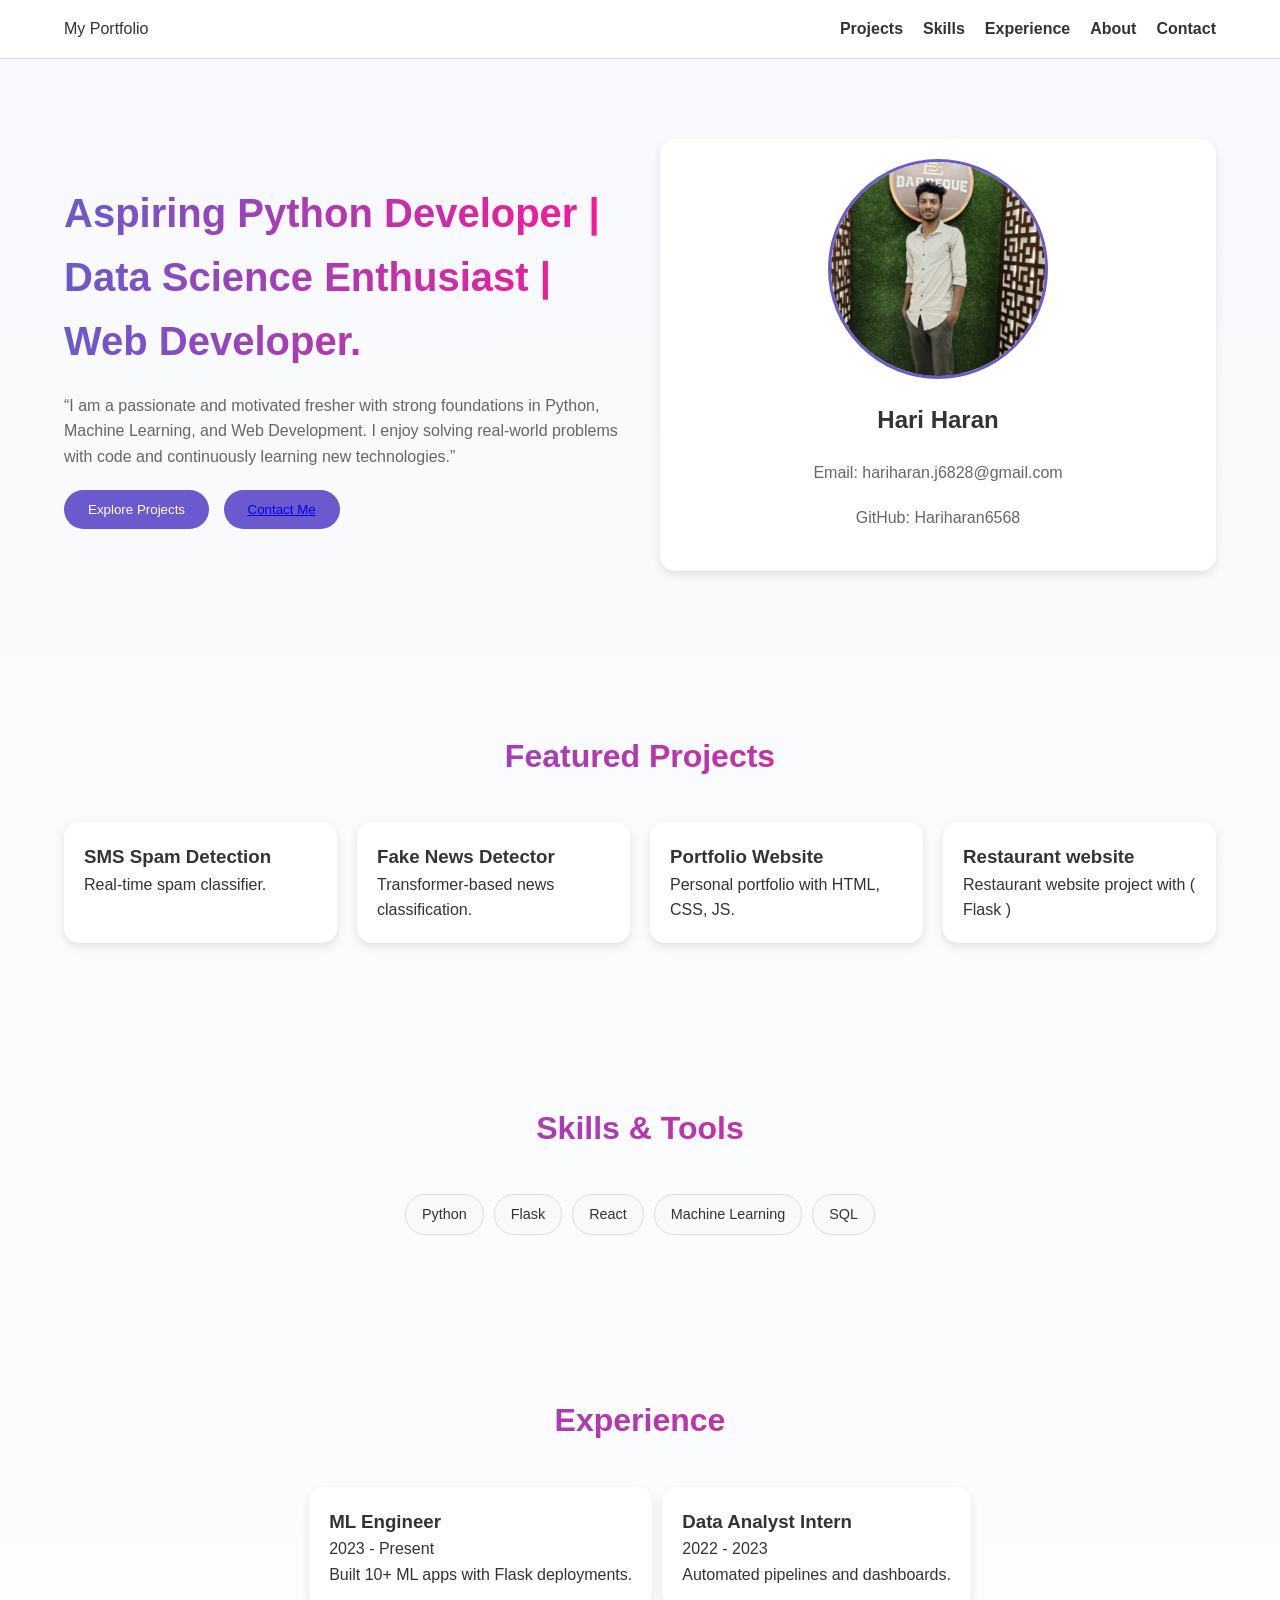
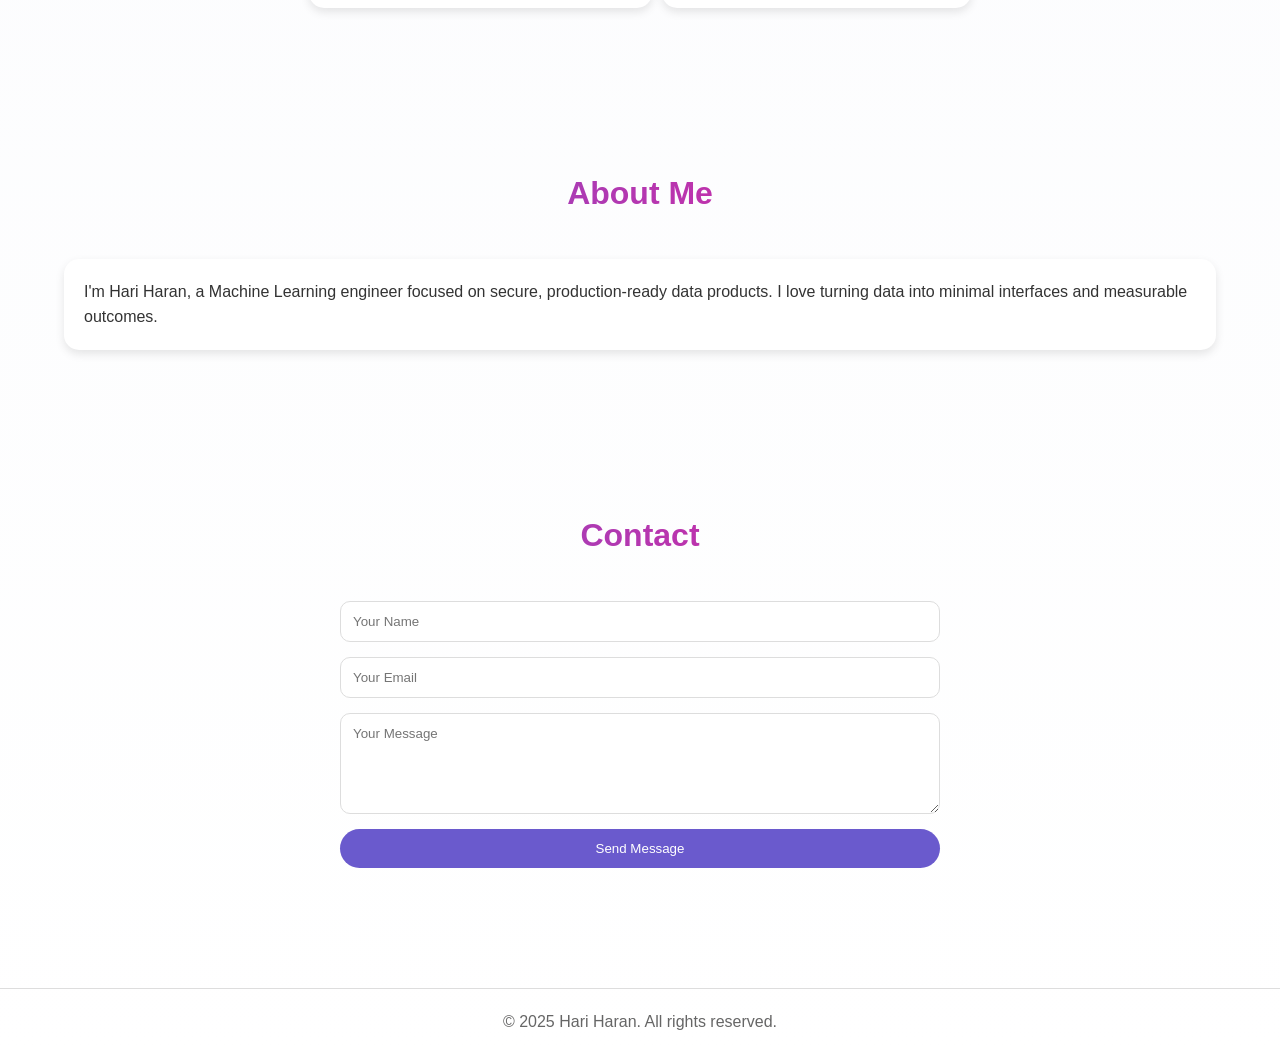
<file: index.html>
<!DOCTYPE html>
<html lang="en">
<head>
  <meta charset="UTF-8" />
  <meta name="viewport" content="width=device-width, initial-scale=1.0" />
  <title> My Portfolio</title>
  <style>
    * {
      margin: 0;
      padding: 0;
      box-sizing: border-box;
      font-family: Arial, sans-serif;
    }
    body {
      background: linear-gradient(to bottom, #f8f9fc, #ffffff);
      color: #333;
      line-height: 1.6;
    }
    header {
      position: sticky;
      top: 0;
      background: rgba(255, 255, 255, 0.9);
      backdrop-filter: blur(10px);
      border-bottom: 1px solid #ddd;
      z-index: 1000;
    }
    .container {
      width: 90%;
      max-width: 1200px;
      margin: auto;
    }
    nav {
      display: flex;
      justify-content: space-between;
      align-items: center;
      padding: 1rem 0;
    }
    nav ul {
      display: flex;
      list-style: none;
      gap: 20px;
    }
    nav a {
      text-decoration: none;
      color: #333;
      font-weight: bold;
      transition: color 0.3s;
    }
    nav a:hover {
      color: #6a5acd;
    }
    .hero {
      display: grid;
      grid-template-columns: 1fr 1fr;
      align-items: center;
      gap: 40px;
      padding: 80px 0;
    }
    .hero h1 {
      font-size: 2.5rem;
      background: linear-gradient(to right, #6a5acd, #ff1493);
      -webkit-background-clip: text;
      -webkit-text-fill-color: transparent;
    }
    .hero p {
      margin: 20px 0;
      color: #666;
    }
    .hero button {
      background: #6a5acd;
      color: white;
      border: none;
      padding: 12px 24px;
      border-radius: 25px;
      cursor: pointer;
      margin-right: 10px;
      transition: background 0.3s;
    }
    .hero button:hover {
      background: #5a4abb;
    }
    .projects, .skills, .experience, .about, .contact {
      padding: 80px 0;
    }
    .section-title {
      text-align: center;
      margin-bottom: 40px;
      font-size: 2rem;
      font-weight: bold;
      background: linear-gradient(to right, #6a5acd, #ff1493);
      -webkit-background-clip: text;
      -webkit-text-fill-color: transparent;
    }
    .project-grid {
      display: grid;
      grid-template-columns: repeat(auto-fit, minmax(250px, 1fr));
      gap: 20px;
    }
    .card {
      background: white;
      padding: 20px;
      border-radius: 15px;
      box-shadow: 0 4px 10px rgba(0,0,0,0.1);
      transition: transform 0.3s;
    }
    .card:hover {
      transform: translateY(-5px);
    }
    .skills-list, .exp-list {
      display: flex;
      flex-wrap: wrap;
      gap: 10px;
      justify-content: center;
    }
    .skill-item {
      padding: 8px 16px;
      border-radius: 20px;
      border: 1px solid #ddd;
      background: #f9f9f9;
      font-size: 0.9rem;
    }
    .contact form {
      display: grid;
      gap: 15px;
      max-width: 600px;
      margin: auto;
    }
    .contact input, .contact textarea {
      width: 100%;
      padding: 12px;
      border: 1px solid #ddd;
      border-radius: 10px;
    }
    .contact button {
      background: #6a5acd;
      color: white;
      border: none;
      padding: 12px;
      border-radius: 25px;
      cursor: pointer;
    }
    footer {
      text-align: center;
      padding: 20px;
      border-top: 1px solid #ddd;
      margin-top: 40px;
      color: #666;
    }
    .profile-pic {
     width: 220px;
     height: 220px;
     border-radius: 50%;
     object-fit: cover;
     margin-bottom: 15px;
     border: 3px solid #6a5acd;
     }

    @media(max-width: 768px) {
      .hero {
        grid-template-columns: 1fr;
        text-align: center;
      }
      nav ul {
        display: none;
      }
    }
  </style>
</head>
<body>
  <header>
    <div class="container">
      <nav>
        <div class="logo">My Portfolio</div>
        <ul>
          <li><a href="#projects">Projects</a></li>
          <li><a href="#skills">Skills</a></li>
          <li><a href="#experience">Experience</a></li>
          <li><a href="#about">About</a></li>
          <li><a href="#contact">Contact</a></li>
        </ul>
      </nav>
    </div>
  </header>

  <section class="hero container" id="home">
    <div>
      <h1>Aspiring Python Developer | Data Science Enthusiast | Web Developer.</h1>
      <p>“I am a passionate and motivated fresher with strong foundations in Python, 
        Machine Learning, and Web Development. 
        I enjoy solving real-world problems with code and continuously learning new technologies.”</p>
      <button>Explore Projects</button>
      <button><a href="mailto:hariharan.j6828@gmail.com"> Contact Me</a></button>
    </div>
    <div>
      <div class="card" style="text-align:center;">
        <img src="assets/img1.jpeg" alt="Profile Picture" class="profile-pic">
        <h2>Hari Haran</h2>
        <p>Email: hariharan.j6828@gmail.com</p>
        <p>GitHub: Hariharan6568</p>
      </div>
    </div>
  </section>

  <section class="projects container" id="projects">
    <h2 class="section-title">Featured Projects</h2>
    <div class="project-grid">
      <div class="card"><h3>SMS Spam Detection</h3><p>Real-time spam classifier.</p></div>
      <div class="card"><h3>Fake News Detector</h3><p>Transformer-based news classification.</p></div>
      <div class="card"><h3>Portfolio Website</h3><p>Personal portfolio with HTML, CSS, JS.</p></div>
      <div class="card"><h3>Restaurant website</h3><p>Restaurant website project with ( Flask )</p></div>
      
    </div>
  </section>

  <section class="skills container" id="skills">
    <h2 class="section-title">Skills & Tools</h2>
    <div class="skills-list">
      <div class="skill-item">Python</div>
      <div class="skill-item">Flask</div>
      <div class="skill-item">React</div>
      <div class="skill-item">Machine Learning</div>
      <div class="skill-item">SQL</div>
    </div>
  </section>

  <section class="experience container" id="experience">
    <h2 class="section-title">Experience</h2>
    <div class="exp-list">
      <div class="card"><h3>ML Engineer</h3><p>2023 - Present</p><p>Built 10+ ML apps with Flask deployments.</p></div>
      <div class="card"><h3>Data Analyst Intern</h3><p>2022 - 2023</p><p>Automated pipelines and dashboards.</p></div>
    </div>
  </section>

  <section class="about container" id="about">
    <h2 class="section-title">About Me</h2>
    <div class="card">
      <p>I'm Hari Haran, a Machine Learning engineer focused on secure, production-ready data products. I love turning data into minimal interfaces and measurable outcomes.</p>
    </div>
  </section>

  <section class="contact container" id="contact">
    <h2 class="section-title">Contact</h2>
    <form onsubmit="submitForm(event)">
      <input type="text" name="name" placeholder="Your Name" required />
      <input type="email" name="email" placeholder="Your Email" required />
      <textarea name="message" placeholder="Your Message" rows="5" required></textarea>
      <button type="submit">Send Message</button>
    </form>
  </section>

  <footer>
    <p>© 2025 Hari Haran. All rights reserved.</p>
  </footer>

  <script>
    function submitForm(e) {
      e.preventDefault();
      const name = e.target.name.value;
      alert(`Thanks ${name}! I'll reply soon.`);
    }
  </script>
</body>
</html>
</file>
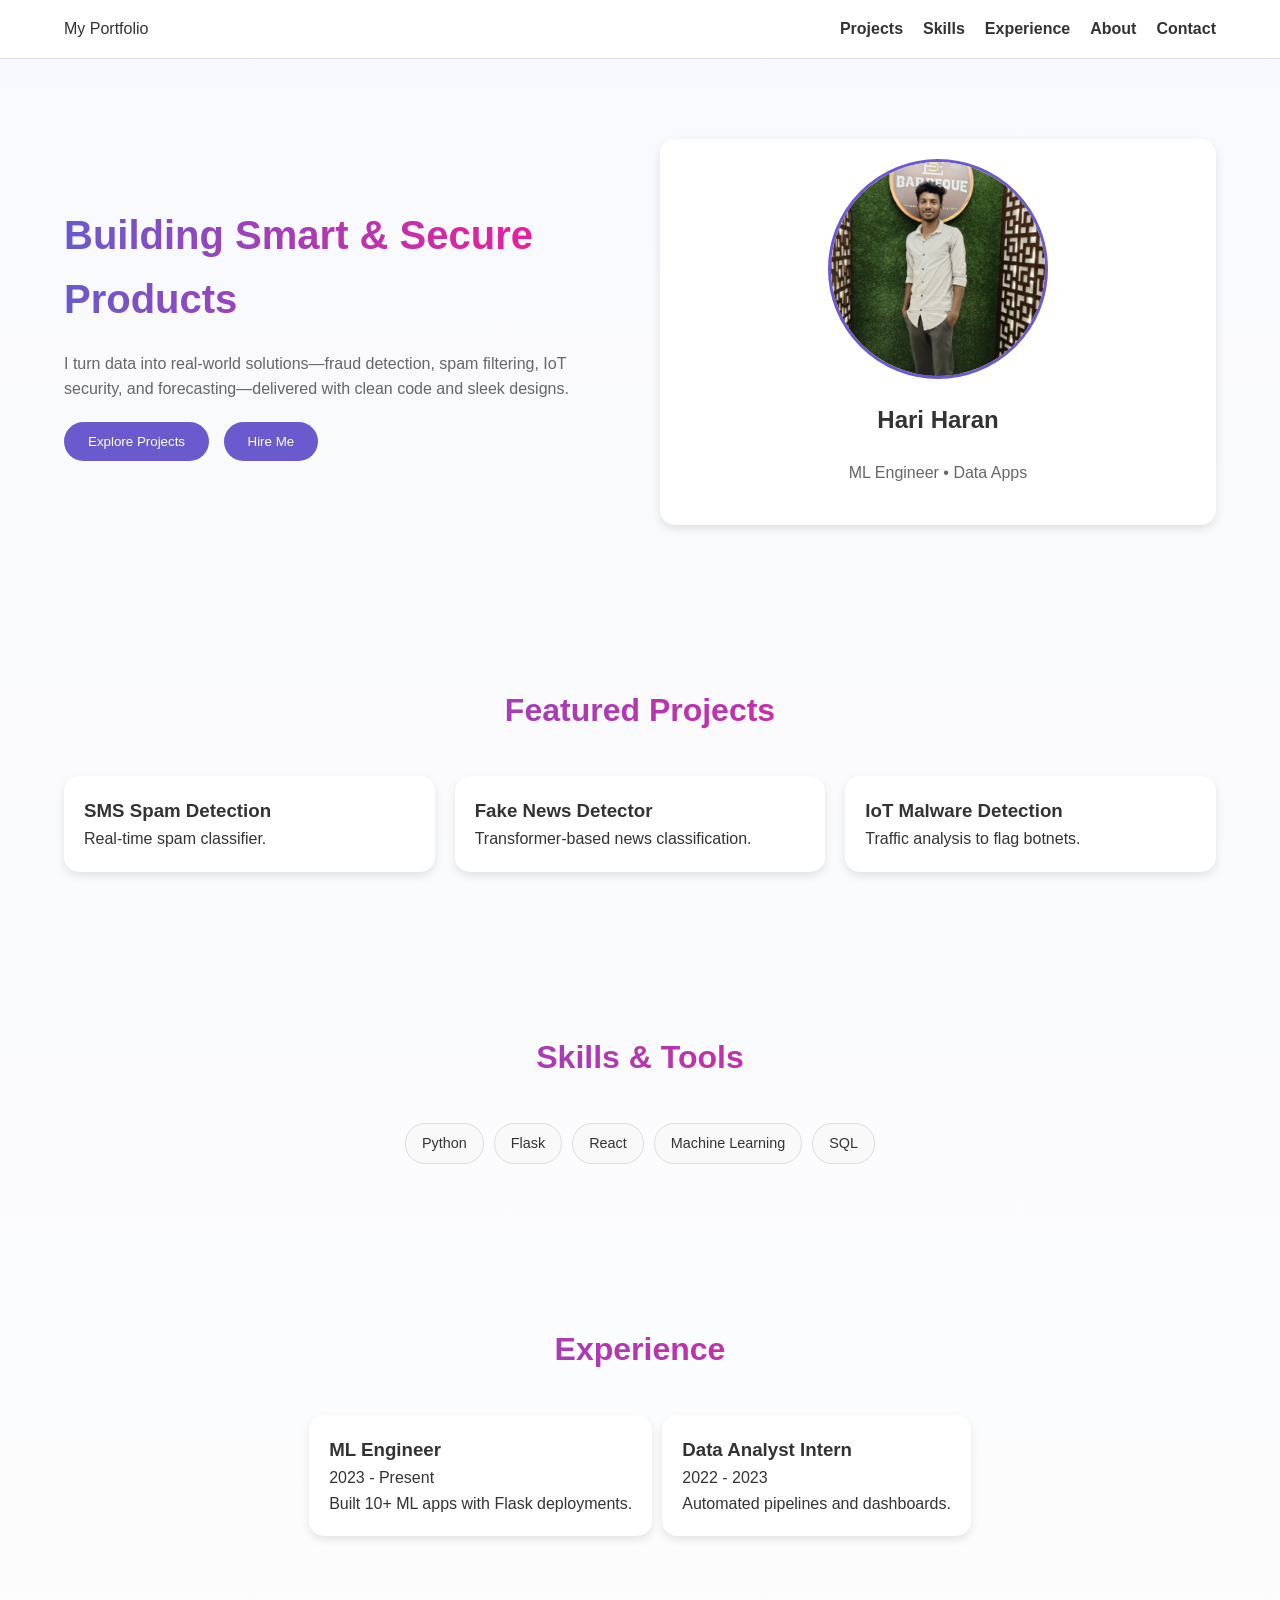
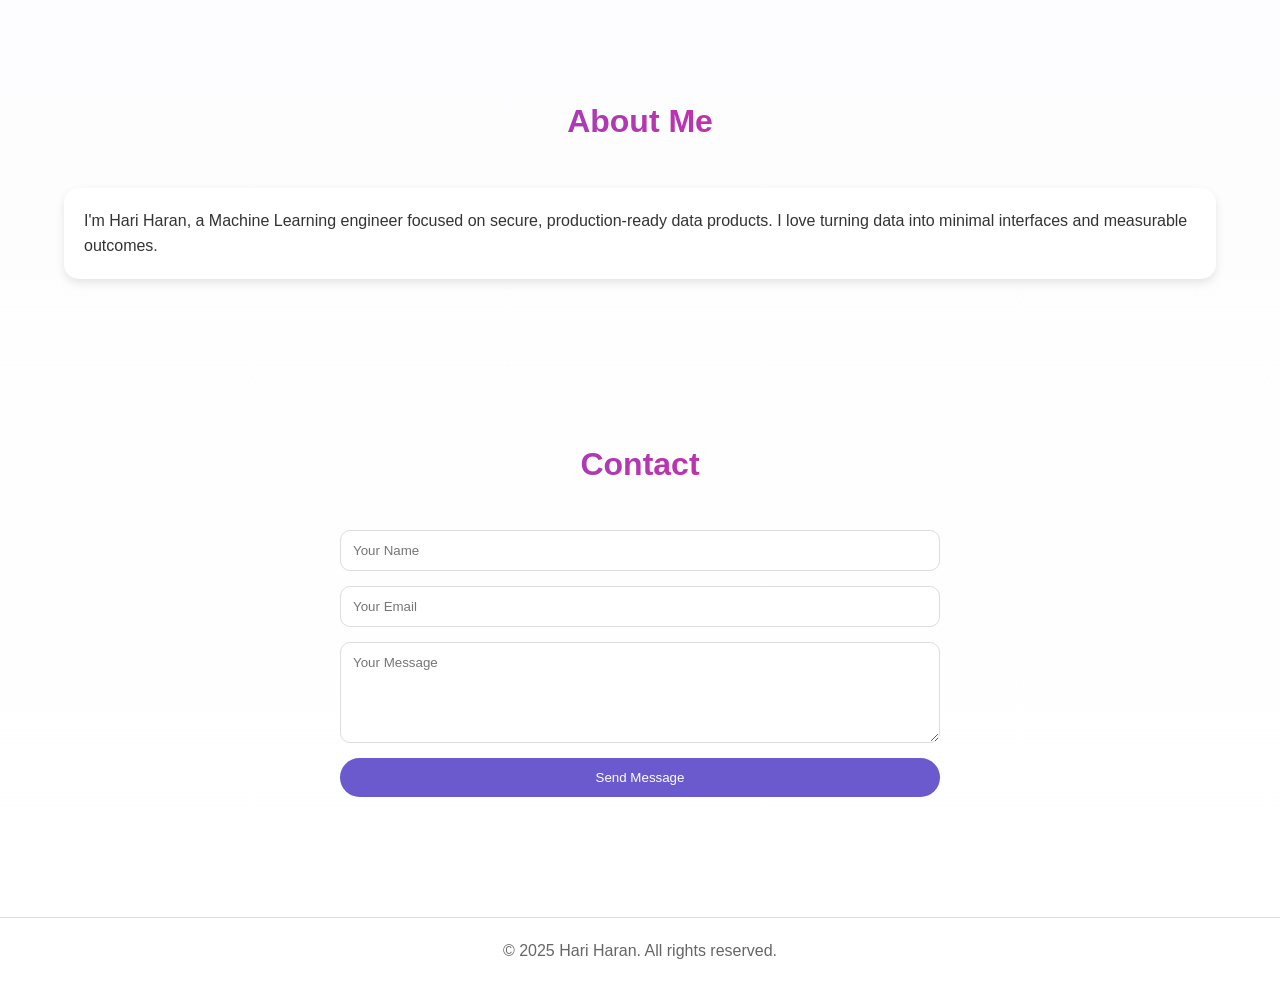
<file: New folder/main.html>
<!DOCTYPE html>
<html lang="en">
<head>
  <meta charset="UTF-8" />
  <meta name="viewport" content="width=device-width, initial-scale=1.0" />
  <title>Portfolio</title>
  <style>
    * {
      margin: 0;
      padding: 0;
      box-sizing: border-box;
      font-family: Arial, sans-serif;
    }
    body {
      background: linear-gradient(to bottom, #f8f9fc, #ffffff);
      color: #333;
      line-height: 1.6;
    }
    header {
      position: sticky;
      top: 0;
      background: rgba(255, 255, 255, 0.9);
      backdrop-filter: blur(10px);
      border-bottom: 1px solid #ddd;
      z-index: 1000;
    }
    .container {
      width: 90%;
      max-width: 1200px;
      margin: auto;
    }
    nav {
      display: flex;
      justify-content: space-between;
      align-items: center;
      padding: 1rem 0;
    }
    nav ul {
      display: flex;
      list-style: none;
      gap: 20px;
    }
    nav a {
      text-decoration: none;
      color: #333;
      font-weight: bold;
      transition: color 0.3s;
    }
    nav a:hover {
      color: #6a5acd;
    }
    .hero {
      display: grid;
      grid-template-columns: 1fr 1fr;
      align-items: center;
      gap: 40px;
      padding: 80px 0;
    }
    .hero h1 {
      font-size: 2.5rem;
      background: linear-gradient(to right, #6a5acd, #ff1493);
      -webkit-background-clip: text;
      -webkit-text-fill-color: transparent;
    }
    .hero p {
      margin: 20px 0;
      color: #666;
    }
    .hero button {
      background: #6a5acd;
      color: white;
      border: none;
      padding: 12px 24px;
      border-radius: 25px;
      cursor: pointer;
      margin-right: 10px;
      transition: background 0.3s;
    }
    .hero button:hover {
      background: #5a4abb;
    }
    .projects, .skills, .experience, .about, .contact {
      padding: 80px 0;
    }
    .section-title {
      text-align: center;
      margin-bottom: 40px;
      font-size: 2rem;
      font-weight: bold;
      background: linear-gradient(to right, #6a5acd, #ff1493);
      -webkit-background-clip: text;
      -webkit-text-fill-color: transparent;
    }
    .project-grid {
      display: grid;
      grid-template-columns: repeat(auto-fit, minmax(250px, 1fr));
      gap: 20px;
    }
    .card {
      background: white;
      padding: 20px;
      border-radius: 15px;
      box-shadow: 0 4px 10px rgba(0,0,0,0.1);
      transition: transform 0.3s;
    }
    .card:hover {
      transform: translateY(-5px);
    }
    .skills-list, .exp-list {
      display: flex;
      flex-wrap: wrap;
      gap: 10px;
      justify-content: center;
    }
    .skill-item {
      padding: 8px 16px;
      border-radius: 20px;
      border: 1px solid #ddd;
      background: #f9f9f9;
      font-size: 0.9rem;
    }
    .contact form {
      display: grid;
      gap: 15px;
      max-width: 600px;
      margin: auto;
    }
    .contact input, .contact textarea {
      width: 100%;
      padding: 12px;
      border: 1px solid #ddd;
      border-radius: 10px;
    }
    .contact button {
      background: #6a5acd;
      color: white;
      border: none;
      padding: 12px;
      border-radius: 25px;
      cursor: pointer;
    }
    footer {
      text-align: center;
      padding: 20px;
      border-top: 1px solid #ddd;
      margin-top: 40px;
      color: #666;
    }
    .profile-pic {
     width: 220px;
     height: 220px;
     border-radius: 50%;
     object-fit: cover;
     margin-bottom: 15px;
     border: 3px solid #6a5acd;
     }

    @media(max-width: 768px) {
      .hero {
        grid-template-columns: 1fr;
        text-align: center;
      }
      nav ul {
        display: none;
      }
    }
  </style>
</head>
<body>
  <header>
    <div class="container">
      <nav>
        <div class="logo">My Portfolio</div>
        <ul>
          <li><a href="#projects">Projects</a></li>
          <li><a href="#skills">Skills</a></li>
          <li><a href="#experience">Experience</a></li>
          <li><a href="#about">About</a></li>
          <li><a href="#contact">Contact</a></li>
        </ul>
      </nav>
    </div>
  </header>

  <section class="hero container" id="home">
    <div>
      <h1>Building Smart & Secure Products</h1>
      <p>I turn data into real-world solutions—fraud detection, spam filtering, IoT security, and forecasting—delivered with clean code and sleek designs.</p>
      <button>Explore Projects</button>
      <button>Hire Me</button>
    </div>
    <div>
      <div class="card" style="text-align:center;">
        <img src="assets/img1.jpeg" alt="Profile Picture" class="profile-pic">
        <h2>Hari Haran</h2>
        <p>ML Engineer • Data Apps</p>
      </div>
    </div>
  </section>

  <section class="projects container" id="projects">
    <h2 class="section-title">Featured Projects</h2>
    <div class="project-grid">
      <div class="card"><h3>SMS Spam Detection</h3><p>Real-time spam classifier.</p></div>
      <div class="card"><h3>Fake News Detector</h3><p>Transformer-based news classification.</p></div>
      <div class="card"><h3>IoT Malware Detection</h3><p>Traffic analysis to flag botnets.</p></div>
    </div>
  </section>

  <section class="skills container" id="skills">
    <h2 class="section-title">Skills & Tools</h2>
    <div class="skills-list">
      <div class="skill-item">Python</div>
      <div class="skill-item">Flask</div>
      <div class="skill-item">React</div>
      <div class="skill-item">Machine Learning</div>
      <div class="skill-item">SQL</div>
    </div>
  </section>

  <section class="experience container" id="experience">
    <h2 class="section-title">Experience</h2>
    <div class="exp-list">
      <div class="card"><h3>ML Engineer</h3><p>2023 - Present</p><p>Built 10+ ML apps with Flask deployments.</p></div>
      <div class="card"><h3>Data Analyst Intern</h3><p>2022 - 2023</p><p>Automated pipelines and dashboards.</p></div>
    </div>
  </section>

  <section class="about container" id="about">
    <h2 class="section-title">About Me</h2>
    <div class="card">
      <p>I'm Hari Haran, a Machine Learning engineer focused on secure, production-ready data products. I love turning data into minimal interfaces and measurable outcomes.</p>
    </div>
  </section>

  <section class="contact container" id="contact">
    <h2 class="section-title">Contact</h2>
    <form onsubmit="submitForm(event)">
      <input type="text" name="name" placeholder="Your Name" required />
      <input type="email" name="email" placeholder="Your Email" required />
      <textarea name="message" placeholder="Your Message" rows="5" required></textarea>
      <button type="submit">Send Message</button>
    </form>
  </section>

  <footer>
    <p>© 2025 Hari Haran. All rights reserved.</p>
  </footer>

  <script>
    function submitForm(e) {
      e.preventDefault();
      const name = e.target.name.value;
      alert(`Thanks ${name}! I'll reply soon.`);
    }
  </script>
</body>
</html>
</file>
